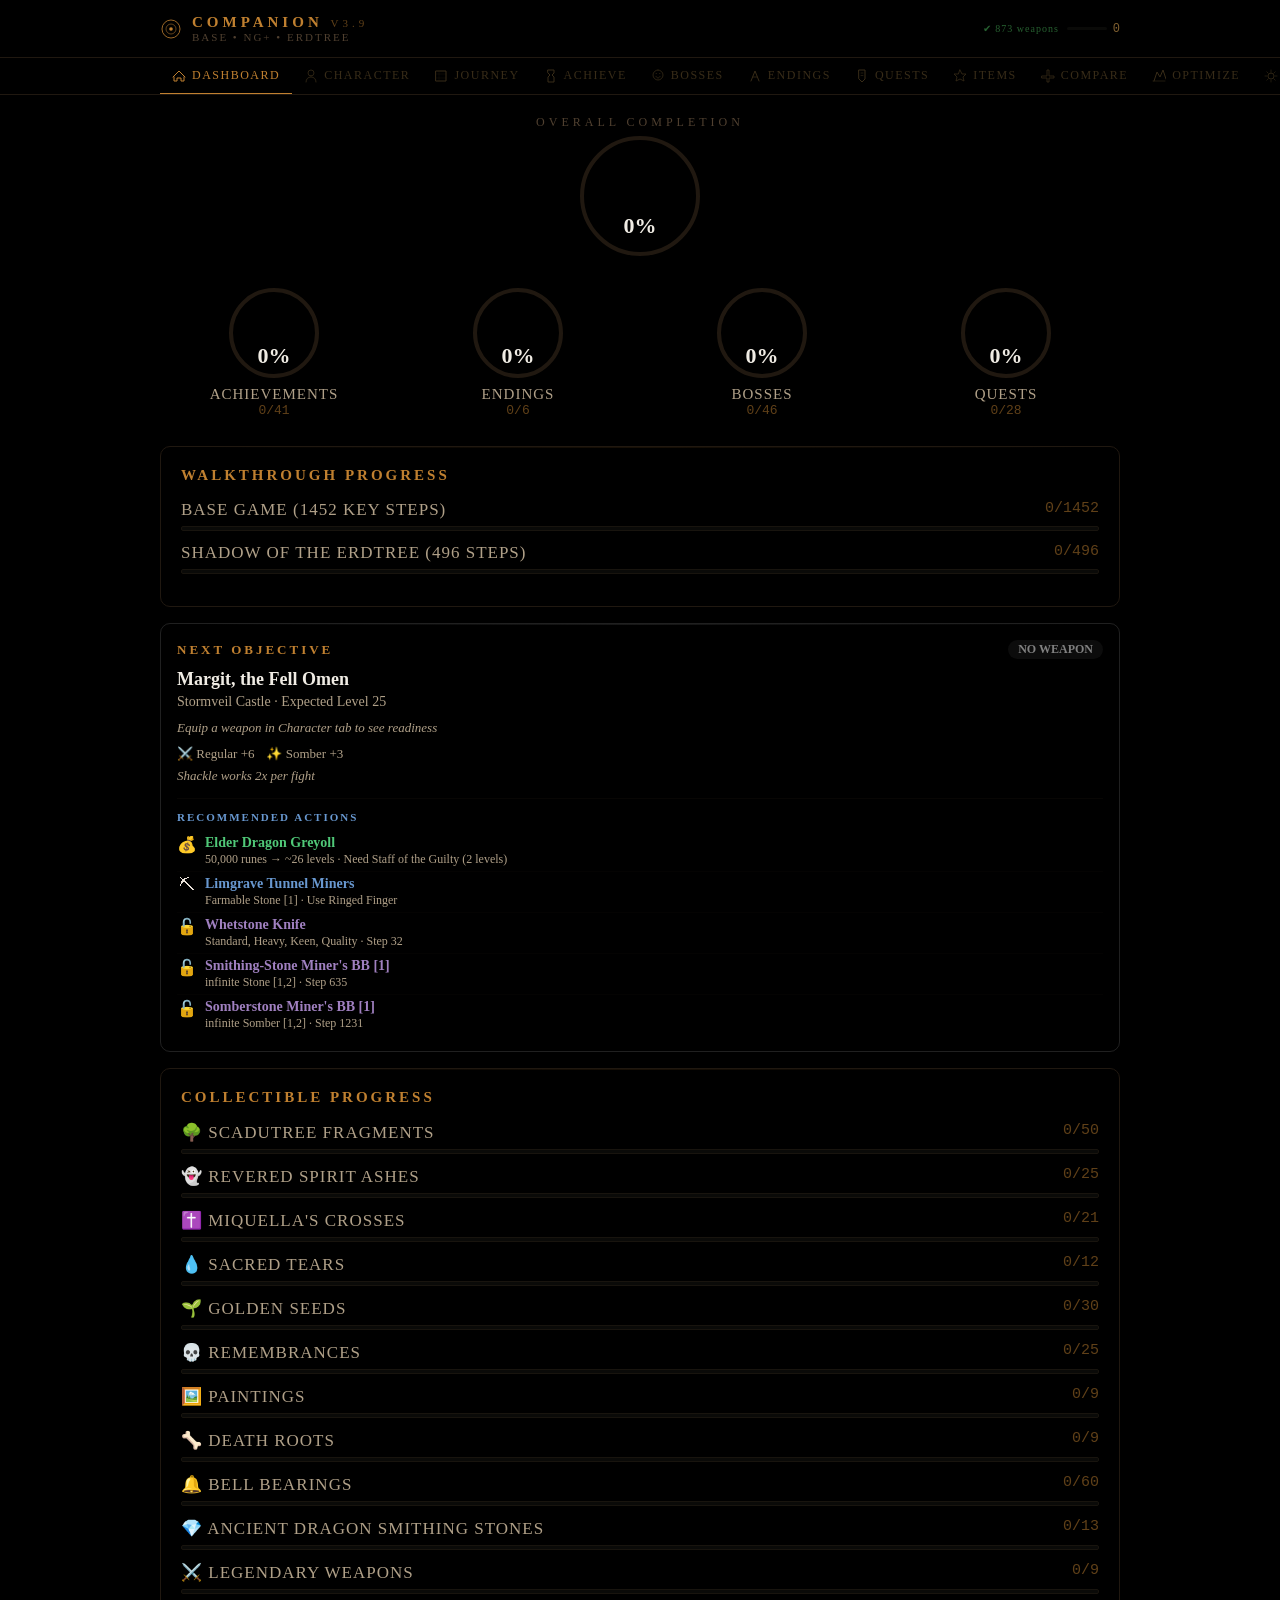
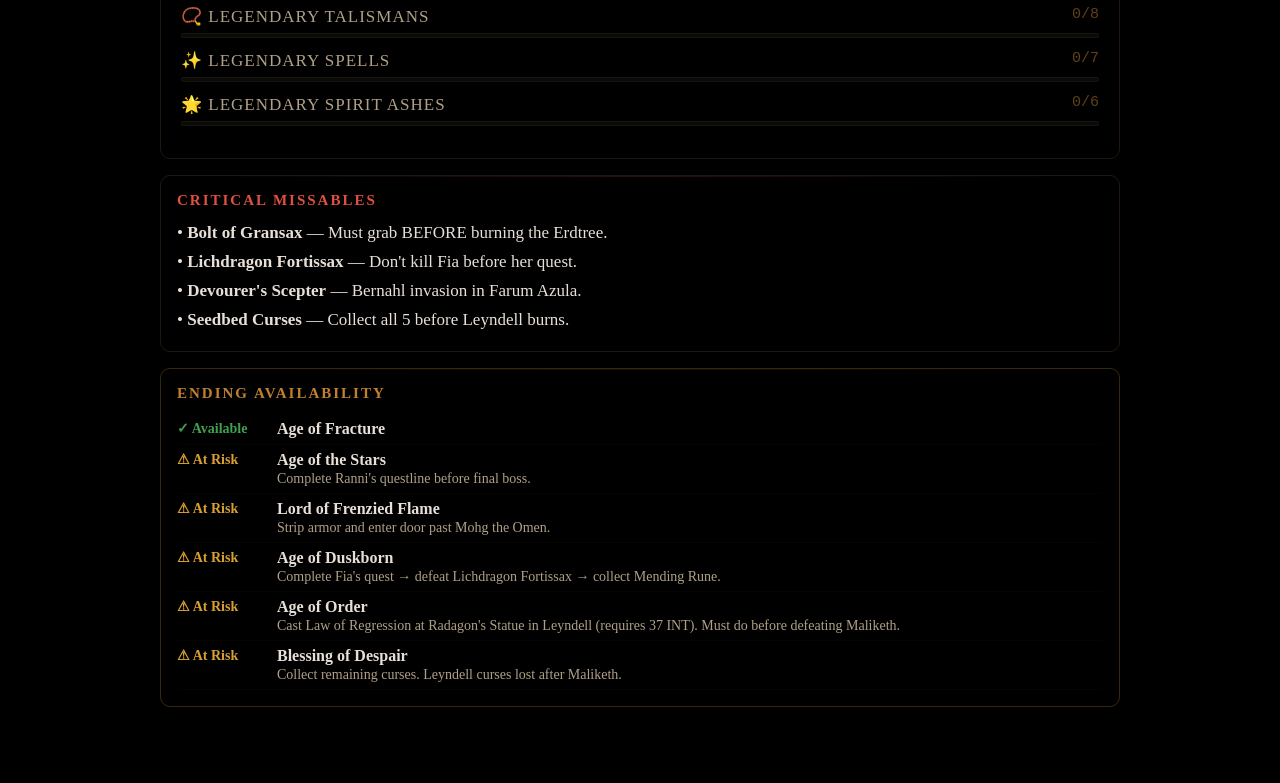
<file: tc_next/index.html>
<!DOCTYPE html>
<html lang="en">
<head>
  <meta charset="UTF-8">
  <meta name="viewport" content="width=device-width, initial-scale=1.0">
  <title>Tarnished's Companion</title>
  <link rel="stylesheet" href="app/styles.css">
</head>
<body>
  <div id="root">
    <div style="padding:2rem;font-family:monospace;color:#888">Loading...</div>
  </div>

  <!-- React bundled locally (no CDN at runtime) -->
  <script src="app/vendor/react.production.min.js"></script>
  <script src="app/vendor/react-dom.production.min.js"></script>

  <!-- Legacy inline script content (engine + data + App) extracted verbatim
       from Tarnished_Companion_v3.9.html via scripts/phase_a_extract_app.js.
       Defines the App component plus all engine functions and data as globals. -->
  <script src="app/legacy_inline.js"></script>

  <!-- Mount -->
  <script src="app/main.js"></script>
</body>
</html>
</file>
<file: tc_next/app/styles.css>
/* Placeholder — styles will be ported from legacy HTML in Phase A.4.
   Keeping this minimal so the shell loads cleanly during migration. */
:root {
  color-scheme: dark;
}
body {
  margin: 0;
  background: #111;
  color: #ddd;
  font-family: system-ui, -apple-system, "Segoe UI", sans-serif;
}
</file>
